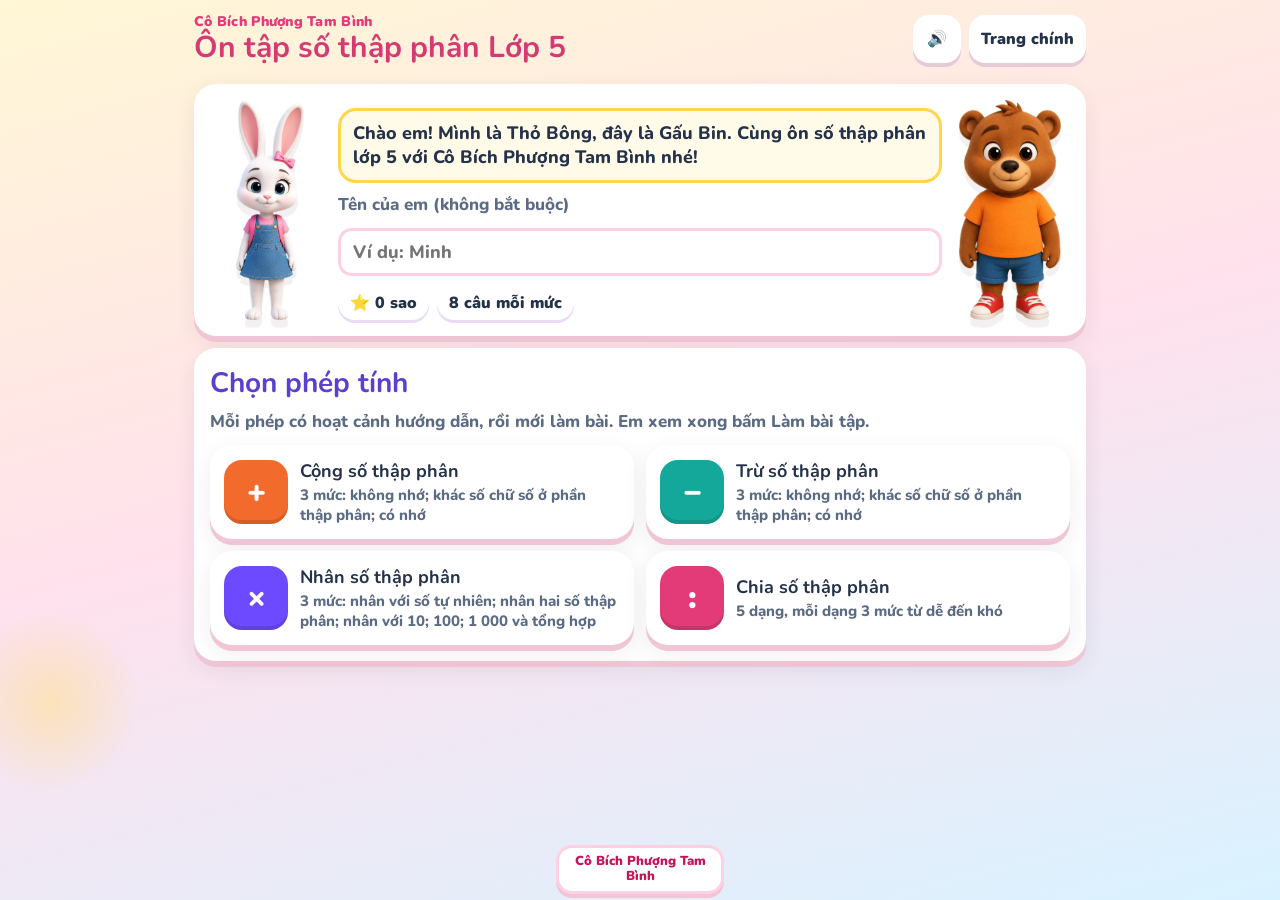
<file: co-phuong-lop5/index.html>
<!DOCTYPE html>
<html lang="vi">
<head>
<meta charset="utf-8">
<meta name="viewport" content="width=device-width, initial-scale=1">
<meta name="description" content="Ôn cộng, trừ, nhân, chia số thập phân lớp 5 cùng Thỏ Bông, Gấu Bin và Cô Bích Phượng Tam Bình.">
<title>Ôn tập số thập phân Lớp 5 – Cô Bích Phượng Tam Bình</title>
<link rel="icon" href="data:,">
<link rel="preconnect" href="https://fonts.googleapis.com">
<link rel="preconnect" href="https://fonts.gstatic.com" crossorigin>
<link href="https://fonts.googleapis.com/css2?family=Nunito:wght@600;700;800;900&display=swap" rel="stylesheet">
<link rel="stylesheet" href="style.css?v=20261111-sua">
</head>
<body>
<header class="top">
  <div>
    <p class="kicker">Cô Bích Phượng Tam Bình</p>
    <h1>Ôn tập số thập phân Lớp 5</h1>
  </div>
  <div class="head-actions">
    <button type="button" class="icon-btn" id="snd" aria-label="Bật hoặc tắt âm thanh">🔊</button>
    <button type="button" class="icon-btn" id="homeBtn" aria-label="Về trang chính">Trang chính</button>
  </div>
</header>
<main class="wrap">
  <section id="screen-home">
    <div class="card">
      <div class="hero">
        <img class="hero-mascot" src="assets/tho-bong.png" alt="Thỏ Bông">
        <div>
          <div class="bubble" id="hello">Chào em! Mình là Thỏ Bông, đây là Gấu Bin. Cùng ôn số thập phân lớp 5 với Cô Bích Phượng Tam Bình nhé!</div>
          <label class="lead" for="name">Tên của em (không bắt buộc)</label>
          <div class="name-row">
            <input class="name" id="name" maxlength="24" placeholder="Ví dụ: Minh" aria-label="Tên của em, không bắt buộc" autocomplete="nickname">
          </div>
          <div class="pills">
            <span class="pill">⭐ <span id="homeStars">0</span> sao</span>
            <span class="pill">8 câu mỗi mức</span>
          </div>
        </div>
        <img class="hero-mascot bear" src="assets/gau-bin.png" alt="Gấu Bin">
      </div>
    </div>
    <div class="card">
      <h2>Chọn phép tính</h2>
      <p class="lead">Mỗi phép có hoạt cảnh hướng dẫn, rồi mới làm bài. Em xem xong bấm Làm bài tập.</p>
      <div class="gates" style="margin-top:12px">
        <button type="button" class="gate" data-op="add">
          <span class="gate-ico ico-add" aria-hidden="true">+</span>
          <span><b>Cộng số thập phân</b><span>3 mức: không nhớ; khác số chữ số ở phần thập phân; có nhớ</span></span>
        </button>
        <button type="button" class="gate" data-op="sub">
          <span class="gate-ico ico-sub" aria-hidden="true">−</span>
          <span><b>Trừ số thập phân</b><span>3 mức: không nhớ; khác số chữ số ở phần thập phân; có nhớ</span></span>
        </button>
        <button type="button" class="gate" data-op="mul">
          <span class="gate-ico ico-mul" aria-hidden="true">×</span>
          <span><b>Nhân số thập phân</b><span>3 mức: nhân với số tự nhiên; nhân hai số thập phân; nhân với 10; 100; 1 000 và tổng hợp</span></span>
        </button>
        <button type="button" class="gate" data-op="div">
          <span class="gate-ico ico-div" aria-hidden="true">:</span>
          <span><b>Chia số thập phân</b><span>5 dạng, mỗi dạng 3 mức từ dễ đến khó</span></span>
        </button>
      </div>
    </div>
  </section>

  <section id="screen-kinds" hidden>
    <div class="card">
      <h2>Chia số thập phân</h2>
      <p class="lead">Chọn đúng dạng bài. Em sẽ xem hoạt cảnh của dạng đó trước khi luyện.</p>
      <div class="kinds" id="kindList" style="margin-top:12px"></div>
      <div class="row" style="margin-top:12px">
        <button type="button" class="btn gray" id="kindsHome">Về trang chính</button>
      </div>
    </div>
  </section>

  <section id="screen-clip" hidden>
    <div class="card">
      <h2 id="clipHeading">Hoạt cảnh</h2>
      <div id="clipMount"></div>
    </div>
  </section>

  <section id="screen-levels" hidden>
    <div class="card">
      <h2 id="levelHeading">Chọn mức</h2>
      <p class="lead" id="levelLead">Mỗi mức có 8 câu, lấy ngẫu nhiên nên mỗi lần vào sẽ khác nhau.</p>
      <div class="levels" id="levelList" style="margin-top:12px"></div>
      <div class="row" style="margin-top:12px">
        <button type="button" class="btn purple" id="rewatch">Xem lại hoạt cảnh</button>
        <button type="button" class="btn gray" id="levelHome">Về trang chính</button>
      </div>
    </div>
  </section>

  <section id="screen-quiz" hidden>
    <div class="card" id="qcard">
      <div class="quiz-top">
        <span id="qCount">Câu 1/8</span>
        <span>Đúng <span id="qScore">0</span>/8</span>
      </div>
      <div class="bar" style="margin:8px 0 4px"><div id="qBar"></div></div>
      <p class="prompt" id="prompt"></p>
      <p class="prompt-sub" id="promptSub"></p>
      <form id="answerForm" autocomplete="off">
        <div id="workspace" class="workspace"></div>
        <div class="row center" style="margin-top:8px">
          <button class="btn green big" type="submit" id="checkBtn">Kiểm tra</button>
        </div>
        <p class="backup"><label for="ans">Hoặc gõ cả đáp án</label>
          <input id="ans" inputmode="decimal" aria-label="Gõ đáp án nếu chưa điền ô" placeholder="Nhập đáp án" maxlength="14" enterkeyhint="done">
        </p>
      </form>
      <p class="hint">Điền từng chữ số, chạm ô nét đứt để đặt dấu phẩy. Không cần viết số 0 ở đầu, không cần điền hết các ô. Hoặc gõ cả đáp án vào ô phía trên (dùng dấu phẩy, ví dụ 3,5). 3,50 vẫn tính đúng như 3,5.</p>
      <div class="fb" id="fb" aria-live="polite"></div>
      <div class="solution" id="solution" hidden></div>
      <div class="row center" style="margin-top:12px">
        <button type="button" class="btn blue big" id="nextBtn" hidden>Câu tiếp theo</button>
        <button type="button" class="btn gray" id="retryBtn">Làm lại</button>
        <button type="button" class="btn gray" id="quizHome">Về trang chính</button>
      </div>
    </div>
  </section>

  <section id="screen-result" hidden>
    <div class="card center">
      <div class="hero">
        <img class="hero-mascot" src="assets/tho-bong.png" alt="Thỏ Bông">
        <div>
          <p class="big-stars" id="rStars" aria-label="Số sao"></p>
          <h2 id="rTitle"></h2>
          <p id="rScore" class="lead"></p>
        </div>
        <img class="hero-mascot bear" src="assets/gau-bin.png" alt="Gấu Bin">
      </div>
      <div id="rMiss"></div>
      <div class="row center" style="margin-top:12px">
        <button type="button" class="btn green" id="againBtn">Làm lại</button>
        <button type="button" class="btn purple" id="otherLevel">Chọn mức khác</button>
        <button type="button" class="btn blue" id="resultHome">Về trang chính</button>
      </div>
    </div>
  </section>
</main>
<aside class="brand-badge" aria-label="Cô Bích Phượng Tam Bình">
  <strong>Cô Bích Phượng Tam Bình</strong>
</aside>
<div id="fx" aria-hidden="true"></div>
<script src="problems.js?v=20261111-sua"></script>
<script src="clips.js?v=20261111-sua"></script>
<script src="app.js?v=20261111-sua"></script>
</body>
</html>
</file>
<file: co-phuong-lop5/style.css>
:root {
  --ink: #24324a;
  --muted: #5c6b84;
  --pink: #e23b78;
  --pink-d: #b4235c;
  --orange: #f26b2c;
  --orange-d: #c24e16;
  --green: #1fa866;
  --green-d: #147a48;
  --blue: #3d6ef5;
  --blue-d: #274db8;
  --purple: #6d4aff;
  --purple-d: #4c2fc4;
  --sun: #ffbf1f;
  --card: #ffffff;
  --line: #f0c6d6;
  --shadow: 0 8px 24px rgba(70, 40, 80, 0.08);
  --radius: 22px;
}

* { box-sizing: border-box; }
html { scroll-behavior: smooth; }
body {
  margin: 0;
  height: 100vh;
  height: 100dvh;
  display: flex;
  flex-direction: column;
  overflow: hidden;
  font-family: "Nunito", "Segoe UI", sans-serif;
  color: var(--ink);
  background: linear-gradient(165deg, #fff7d6 0%, #ffe1ec 48%, #d9f2ff 100%);
}
body::before {
  content: "";
  position: fixed;
  inset: auto auto 12% -40px;
  width: 180px;
  height: 180px;
  background: radial-gradient(circle, #ffe08a88, transparent 70%);
  pointer-events: none;
  z-index: 0;
}
img { max-width: 100%; }
button, input { font-family: inherit; }
button { touch-action: manipulation; }

.wrap {
  width: min(920px, 100%);
  margin: 0 auto;
  padding: 0 14px 18px;
  position: relative;
  z-index: 1;
  flex: 1 1 auto;
  min-height: 0;
  overflow: auto;
}

header.top {
  width: min(920px, 100%);
  margin: 0 auto;
  padding: 12px 14px 6px;
  display: flex;
  align-items: center;
  justify-content: space-between;
  gap: 10px;
  position: relative;
  z-index: 2;
  flex: none;
}
.kicker {
  margin: 0;
  font-weight: 900;
  color: var(--pink);
  letter-spacing: 0.02em;
  font-size: 14px;
}
header.top h1 {
  margin: 0;
  font-size: clamp(20px, 4.6vw, 30px);
  line-height: 1.15;
  color: #d63a72;
}
.head-actions { display: flex; gap: 8px; flex: none; }

.icon-btn, .btn, .gate, .level, .kind {
  position: relative;
  z-index: 2;
}
.icon-btn {
  min-width: 48px;
  min-height: 48px;
  border: 0;
  border-radius: 16px;
  background: #fff;
  box-shadow: 0 4px 0 #e8c9d6;
  font-weight: 900;
  font-size: 16px;
  color: var(--ink);
  cursor: pointer;
  padding: 0 12px;
}
.icon-btn:active, .btn:active, .gate:active, .level:active, .kind:active {
  transform: translateY(3px);
}

.card {
  background: var(--card);
  border-radius: var(--radius);
  padding: 16px;
  box-shadow: 0 6px 0 var(--line), var(--shadow);
  margin: 12px 0;
}
h2 {
  margin: 0 0 8px;
  font-size: clamp(22px, 4vw, 28px);
  color: #5b3fd1;
}
.lead { margin: 0; font-weight: 800; color: var(--muted); font-size: 17px; }

.hero {
  display: grid;
  grid-template-columns: 86px 1fr 86px;
  gap: 8px;
  align-items: end;
}
.hero-mascot {
  width: 86px;
  height: 168px;
  object-fit: contain;
  object-position: bottom center;
  filter: drop-shadow(0 8px 0 rgba(120, 70, 90, 0.08));
  animation: bob 2.6s ease-in-out infinite;
}
.hero-mascot.bear { animation-delay: 0.4s; }
.bubble {
  background: #fffbe8;
  border: 3px solid #ffd54a;
  border-radius: 18px;
  padding: 10px 12px;
  font-weight: 800;
  font-size: 16px;
  line-height: 1.35;
  margin-bottom: 10px;
}
.name-row { margin-top: 12px; display: flex; flex-wrap: wrap; gap: 8px; align-items: center; }
input.name {
  flex: 1 1 220px;
  min-height: 48px;
  border-radius: 14px;
  border: 3px solid #ffd0e0;
  padding: 8px 12px;
  font-weight: 800;
  font-size: 18px;
  color: var(--ink);
  background: #fff;
}
input.name:focus, .ans-input:focus { outline: 4px solid #ffd54a; }
.pills { display: flex; flex-wrap: wrap; gap: 8px; margin-top: 10px; }
.pill {
  background: #fff;
  border-radius: 999px;
  padding: 6px 12px;
  font-weight: 900;
  box-shadow: 0 3px 0 #eadcf5;
}

.gates, .kinds, .levels { display: grid; gap: 12px; }
.gate, .kind, .level {
  width: 100%;
  text-align: left;
  border: 0;
  border-radius: 22px;
  background: #fff;
  box-shadow: 0 6px 0 var(--line), var(--shadow);
  padding: 14px;
  cursor: pointer;
  display: flex;
  gap: 12px;
  align-items: center;
  min-height: 84px;
  color: var(--ink);
}
.gate-ico, .kind-no {
  width: 64px;
  height: 64px;
  border-radius: 18px;
  display: grid;
  place-items: center;
  color: #fff;
  font-size: 32px;
  font-weight: 900;
  flex: none;
  box-shadow: inset 0 -4px 0 rgba(0, 0, 0, 0.12);
}
.ico-add { background: var(--orange); }
.ico-sub { background: #14a89a; }
.ico-mul { background: var(--purple); }
.ico-div { background: var(--pink); }
.gate b, .kind b, .level b { display: block; font-size: 18px; color: var(--ink); }
.gate > span:last-child span,
.kind > span:last-child span,
.level > span:last-child span {
  display: block;
  font-weight: 800;
  color: var(--muted);
  font-size: 15px;
  margin-top: 2px;
}
.level > .lv { display: grid; color: #fff; font-size: 22px; }
.level { min-height: 76px; }
.level.de { box-shadow: 0 6px 0 #b7ebc9, var(--shadow); }
.level.vua { box-shadow: 0 6px 0 #c9d6ff, var(--shadow); }
.level.kho { box-shadow: 0 6px 0 #ddccff, var(--shadow); }
.lv {
  width: 64px;
  height: 64px;
  border-radius: 18px;
  display: grid;
  place-items: center;
  font-weight: 900;
  color: #fff;
  flex: none;
}
.lv.de { background: var(--green); }
.lv.vua { background: var(--blue); }
.lv.kho { background: var(--purple); }
.stars-mini { color: #e0a100; font-weight: 900; }

.btn {
  min-height: 48px;
  border: 0;
  border-radius: 16px;
  padding: 10px 16px;
  font-weight: 900;
  font-size: 18px;
  color: #fff;
  cursor: pointer;
  background: var(--orange);
  box-shadow: 0 4px 0 var(--orange-d);
}
.btn.green { background: var(--green); box-shadow: 0 4px 0 var(--green-d); }
.btn.blue { background: var(--blue); box-shadow: 0 4px 0 var(--blue-d); }
.btn.purple { background: var(--purple); box-shadow: 0 4px 0 var(--purple-d); }
.btn.pink { background: var(--pink); box-shadow: 0 4px 0 var(--pink-d); }
.btn.gray { background: #8b95a8; box-shadow: 0 4px 0 #687286; }
.btn.big { min-height: 56px; font-size: 20px; padding-inline: 22px; }
.row { display: flex; flex-wrap: wrap; gap: 8px; align-items: center; }
.row.center { justify-content: center; }

.cast {
  display: grid;
  grid-template-columns: 78px 1fr 78px;
  gap: 6px;
  align-items: end;
  margin-bottom: 8px;
}
.who {
  width: 78px;
  height: 176px;
  object-fit: contain;
  object-position: bottom center;
  justify-self: center;
}
.who.quiet { filter: saturate(0.85) brightness(0.98); }
.who.talk { animation: bob 1.1s ease-in-out infinite; }
.speech {
  background: #fff;
  border: 3px solid #ffd54a;
  border-radius: 18px;
  padding: 10px 12px;
  font-weight: 800;
  font-size: 16px;
  line-height: 1.35;
  min-height: 76px;
  margin-bottom: 8px;
  position: relative;
}
.speech.from-rabbit { border-color: #ff9ec4; }
.speech.from-bear { border-color: #ffbf7a; }

.board {
  position: relative;
  background-color: #fffdf6;
  background-image: repeating-linear-gradient(to bottom, transparent 0 21px, #d7e6ff 22px);
  border: 3px solid #31406b;
  border-radius: 16px;
  min-height: 0;
  padding: 8px 8px 8px 18px;
  box-shadow: 0 5px 0 #243256, inset 8px 0 0 #ffd0dc;
}
.board-body { position: relative; z-index: 1; min-height: 0; display: flex; flex-direction: column; align-items: center; justify-content: center; gap: 4px; }
.expr {
  margin: 0;
  text-align: center;
  font-size: clamp(28px, 7vw, 46px);
  font-weight: 900;
  color: #2b3a67;
  line-height: 1.2;
}
.expr .mark, .hot { color: #e23b6a; }
.added { color: #2f6dff; }
.caption { margin: 0; font-weight: 800; text-align: center; color: #3e4d73; }

.stack { position: relative; margin: 4px auto; }
.srow { display: flex; justify-content: flex-end; align-items: center; gap: 3px; }
.sop { width: 28px; text-align: center; font-weight: 900; font-size: 26px; color: #6d4aff; }
.sc {
  width: 42px;
  height: 48px;
  display: inline-flex;
  align-items: center;
  justify-content: center;
  font-weight: 900;
  font-size: 34px;
  position: relative;
  z-index: 1;
  border-radius: 10px;
}
.sc.comma { width: 16px; color: #e23b6a; }
.sc.ghost { color: #2f6dff; }
.sc.hi { background: #fff3bf; box-shadow: 0 0 0 3px #ffcc33; }
.srow.carry .sc { height: 26px; font-size: 18px; color: #e23b6a; }
.srow.ans .sc { color: #137a3f; }
.sline { height: 4px; background: #24324a; border-radius: 3px; margin: 2px 0 2px 28px; }
.sc.comma.align::before {
  content: "";
  position: absolute;
  left: 50%;
  top: 50%;
  width: 8px;
  height: 220px;
  transform: translate(-50%, -50%);
  background: linear-gradient(180deg, transparent, #ffe56a 18%, #ffb703 50%, #ffe56a 82%, transparent);
  box-shadow: 0 0 16px #ffcc33;
  z-index: -1;
  animation: pulse 1.15s ease-in-out infinite;
}

.mover { position: relative; display: inline-block; padding: 6px 18px 4px; min-width: 180px; }
.mover-row { display: flex; font-size: 54px; font-weight: 900; color: #2b3a67; }
.md { width: 0.78em; text-align: center; }
.md.zero { color: #2f6dff; }
.mc {
  position: absolute;
  top: 0;
  left: calc(18px + var(--from) * 0.78em);
  font-size: 54px;
  font-weight: 900;
  color: #e23b6a;
  animation: mc 1.4s cubic-bezier(.2, .8, .2, 1) forwards;
}
.arrow-slide {
  display: block;
  text-align: center;
  font-weight: 900;
  color: #f26b2c;
  font-size: 22px;
  animation: arrowL 1.2s ease both;
}
.longdiv {
  font-weight: 900;
  font-size: 22px;
  line-height: 1.35;
  background: rgba(255, 255, 255, 0.72);
  border-radius: 14px;
  padding: 8px 12px;
}
.longdiv .q { color: #137a3f; }
.chip {
  display: inline-block;
  background: #efe7ff;
  color: #5436c7;
  font-weight: 900;
  border-radius: 999px;
  padding: 4px 10px;
  margin: 2px;
}

.step-label { font-weight: 900; margin: 8px 0 4px; }
.clip-bar, .bar {
  height: 14px;
  background: #efe7f2;
  border-radius: 999px;
  overflow: hidden;
  box-shadow: inset 0 2px 0 rgba(0, 0, 0, 0.04);
}
.clip-bar > div, .bar > div {
  height: 100%;
  width: 0;
  background: linear-gradient(90deg, #ffb347, #ff5f8f);
  border-radius: inherit;
}
.clip-controls { margin-top: 10px; }

.quiz-top { display: flex; justify-content: space-between; gap: 8px; flex-wrap: wrap; font-weight: 900; }
.prompt {
  font-size: clamp(22px, 4.5vw, 30px);
  font-weight: 900;
  text-align: center;
  color: #2b3a67;
  line-height: 1.25;
  margin: 8px 0 12px;
  word-break: break-word;
}
.answer-form { display: flex; gap: 10px; justify-content: center; flex-wrap: wrap; align-items: center; }
.ans-input {
  font-weight: 900;
  font-size: 40px;
  width: min(240px, 100%);
  text-align: center;
  border-radius: 18px;
  border: 4px solid #8fb0ff;
  min-height: 76px;
  color: var(--ink);
  background: #fff;
}
.hint { text-align: center; font-weight: 800; color: var(--muted); margin: 8px 0 0; }
.fb {
  min-height: 52px;
  margin-top: 12px;
  border-radius: 16px;
  padding: 10px;
  text-align: center;
  font-size: 22px;
  font-weight: 900;
}
.fb.ok { background: #e3f9ea; color: #137a3f; }
.fb.no { background: #ffe7e7; color: #b3261e; }
.fb.warn { background: #fff6d8; color: #8a5a00; }
.solution {
  text-align: left;
  background: #fffdf4;
  border: 3px solid #ffe08a;
  border-radius: 18px;
  padding: 12px;
  margin-top: 10px;
}
.solution h3 { margin: 12px 0 4px; font-size: 18px; color: #8a5a00; }
.solution p { margin: 0 0 6px; font-weight: 800; white-space: pre-wrap; font-size: 17px; }
.work {
  display: inline-block;
  background: #fff;
  border-radius: 16px;
  padding: 8px 12px 10px;
  border: 3px dashed #ffd48a;
  margin: 6px 0;
}
.work-row { display: flex; justify-content: flex-end; align-items: center; gap: 0; font-weight: 900; font-size: 26px; }
.work-op { width: 26px; text-align: center; color: #6d4aff; flex: none; }
.work-cell { width: 26px; min-width: 26px; text-align: center; flex: none; }
.work-cell.comma { width: 12px; min-width: 12px; color: #e23b6a; }
.work-cell.ghost { color: #2f6dff; }
.work-row.carry { color: #e23b6a; font-size: 15px; min-height: 20px; }
.work-row.carry .work-cell { width: 26px; min-width: 26px; }
.work-row.carry .work-cell.comma { width: 12px; min-width: 12px; }
.work-row.result { color: #137a3f; }
.work-line { height: 3px; background: #24324a; margin: 3px 0 3px 22px; border-radius: 2px; }

.big-stars { font-size: 56px; text-align: center; margin: 0; letter-spacing: 4px; }
.center { text-align: center; }
.miss { font-weight: 800; background: #f6f8ff; border-radius: 12px; padding: 8px 10px; margin: 6px 0; }

footer.site {
  flex: none;
  width: 100%;
  margin: 0;
  min-height: 64px;
  padding: 8px 180px 8px 12px;
  display: flex;
  align-items: center;
  justify-content: center;
  text-align: center;
  font-weight: 900;
  color: #a0446b;
  background: rgba(255, 255, 255, 0.72);
  border-top: 3px solid #ffd0e2;
  position: relative;
  z-index: 4;
}

.brand-badge {
  /* Không còn nổi đè lên nút: nằm thành một dòng riêng ở cuối màn hình. */
  position: relative;
  flex: none;
  margin: 4px auto 6px;
  z-index: 5;
  background: #fff;
  border: 3px solid #ffd0e2;
  border-radius: 16px;
  box-shadow: 0 4px 0 #f0c6d6;
  padding: 6px 10px;
  text-align: center;
  line-height: 1.2;
  max-width: 168px;
}
.brand-badge strong { display: block; color: #c2185b; font-size: 13px; font-weight: 900; }

/* Pháo giấy nằm SAU thẻ nội dung và tiêu đề: không bao giờ che chữ hay nút Kiểm tra. */
#fx { position: fixed; inset: 0; pointer-events: none; overflow: hidden; z-index: 0; }
.cf { position: absolute; top: -24px; font-size: 22px; opacity: 0.9; animation: fall 1.5s linear forwards; }

.fly-in { animation: flyX 0.7s cubic-bezier(.2, .8, .2, 1) both; }
.pop { animation: pop 0.55s cubic-bezier(.2, 1.4, .4, 1) both; }
.shake { animation: shake 0.45s; }

@keyframes bob { 50% { transform: translateY(-7px); } }
@keyframes flyX { from { transform: translateX(-64px); opacity: 0; } to { transform: none; opacity: 1; } }
@keyframes pop { 0% { transform: scale(.2); opacity: 0; } 70% { transform: scale(1.16); } 100% { transform: scale(1); opacity: 1; } }
@keyframes pulse { 50% { opacity: 0.55; } }
@keyframes mc { to { left: calc(18px + var(--to) * 0.78em); } }
@keyframes arrowL { from { transform: translateX(18px); opacity: 0; } to { transform: translateX(0); opacity: 1; } }
@keyframes shake { 20%, 60% { transform: translateX(-8px); } 40%, 80% { transform: translateX(8px); } }
@keyframes fall { to { transform: translateY(105vh) rotate(520deg); opacity: 0.7; } }

@media (max-width: 640px) {
  footer.site { font-size: 13px; line-height: 1.3; padding-right: 152px; }
  .hero {
    grid-template-columns: 1fr 1fr;
    grid-template-areas: "rabbit bear" "copy copy";
  }
  .hero-mascot { grid-area: rabbit; height: 148px; width: 100%; }
  .hero-mascot.bear { grid-area: bear; }
  .hero > div { grid-area: copy; }
}
@media (min-width: 720px) {
  .hero { grid-template-columns: 120px 1fr 120px; }
  .hero-mascot { width: 120px; height: 220px; }
  .gates, .kinds { grid-template-columns: 1fr 1fr; }
  .cast { grid-template-columns: 100px 1fr 100px; }
  .who { width: 100px; height: 220px; }
  .bubble, .speech { font-size: 18px; }
  .board { min-height: 0; }
}
@media (max-width: 380px) {
  .sc { width: 34px; font-size: 28px; height: 42px; }
  .hero-mascot { height: 128px; }
  .cast { grid-template-columns: 64px 1fr 64px; }
  .who { width: 64px; height: 140px; }
}
.vsheet, .vsheet-wrap { max-width: 100%; overflow-x: auto; padding: 2px 0 4px; }
.vsheet-wrap, .vsheet, .vcell, .tcell, .vop, .tdiv, .tquot, .vbox, .comma-slot, .rewrite, .caption, .expr {
  font-family: Nunito, "Segoe UI", sans-serif;
  font-variant-numeric: tabular-nums lining-nums;
  text-decoration: none;
}
.vcol, .tableau { align-items: center; justify-items: center; width: max-content; margin: 0 auto; gap: 0; }
.vcell, .tcell {
  width: 100%;
  height: 22px;
  display: flex;
  align-items: center;
  justify-content: center;
  font-weight: 400;
  font-size: 20px;
  line-height: 1;
  border-radius: 0;
  position: relative;
  z-index: 1;
  padding: 0;
  letter-spacing: 0;
}
.vop, .tcell.quot { font-weight: 400; }
.vop { width: 100%; height: 22px; display: flex; align-items: center; justify-content: center; font-size: 18px; color: #6d4aff; padding: 0; }
.vcell.comma, .tcell.comma { color: #e23b6a; width: 100%; font-size: 20px; }
.tcell.substart::before {
  content: "−";
  position: absolute;
  right: 100%;
  top: 0;
  width: 10px;
  text-align: center;
  color: #e23b6a;
  font-size: 16px;
  line-height: 22px;
}
.vcell.glow, .tcell.glow { background: linear-gradient(#ffe56a, #ffe56a) center bottom / 100% 3px no-repeat; }
.vcell.ghost, .tcell.ghost { color: #2f6dff; }
.vcell.result, .tcell.quot { color: #137a3f; }
.vcell.carry, .vop.carry { color: #e23b6a; font-size: 16px; height: 18px; }
.vbox {
  width: 100%;
  height: 34px;
  min-width: 0;
  min-height: 34px;
  border: 2px solid #7ea2ff;
  border-radius: 6px;
  background: #fff;
  font: 400 22px/1 Nunito, "Segoe UI", sans-serif;
  text-align: center;
  color: #137a3f;
  padding: 0;
}
.vbox:focus { outline: 3px solid #ffd54a; }
.comma-slot {
  width: 8px;
  min-width: 8px;
  justify-self: center;
  align-self: center;
  height: 32px;
  min-height: 32px;
  border: none;
  border-radius: 0;
  background: transparent;
  color: #e23b6a;
  font: 400 18px/1 Nunito, "Segoe UI", sans-serif;
  padding: 0;
  cursor: pointer;
  position: relative;
}
.comma-slot::before {
  content: "";
  position: absolute;
  left: 50%;
  top: 6px;
  bottom: 6px;
  border-left: 1px dashed #e7a0b4;
}
.comma-slot.on { background: transparent; }
.comma-slot.on::before { display: none; }
.answer-digits { display: flex; justify-content: center; align-items: center; gap: 1px; flex-wrap: nowrap; margin: 2px 0; }
.answer-digits.free .vbox { width: 30px; min-width: 30px; flex: none; }
.answer-digits.free .comma-slot { width: 10px; min-width: 10px; flex: none; }
.tcell.pending, .vcell.pending { visibility: hidden; }
.vhr { width: 100%; justify-self: stretch; height: 2px; min-height: 2px; background: #24324a; border-radius: 1px; align-self: center; }
.pchia { display: flex; align-items: stretch; justify-content: center; width: max-content; margin: 0 auto; }
.pchia-work { flex: none; }
.pchia-work .vcol { padding-left: 11px; }
.live-rows { display: contents; }
.pchia-rule { width: 1.5px; background: #1d2b4a; flex: none; margin: 0 3px; border-radius: 1px; }
.pchia-side { display: flex; flex-direction: column; align-items: center; justify-content: flex-start; min-width: 0; flex: none; padding: 0 1px; }
.pchia-side .tdiv { font-weight: 400; font-size: 20px; min-height: 22px; height: 22px; display: flex; align-items: center; justify-content: center; color: #24324a; padding: 0 1px; line-height: 1; }
.pchia-side .tline { width: 100%; min-width: 28px; height: 1.5px; background: #1d2b4a; margin: 0; border-radius: 1px; }
.pchia-side .tquot { display: flex; flex-direction: row; align-items: center; justify-content: center; gap: 0; flex-wrap: nowrap; min-height: 22px; }
.pchia-side .tquot .vcell { width: 13px; height: 22px; font-size: 20px; }
.pchia-side .tquot .vcell.comma { width: 6px; }
.pchia-side .answer-digits { justify-content: center; flex-wrap: nowrap; gap: 1px; }
.pchia-side .answer-digits .vbox { width: 26px; min-width: 26px; height: 32px; min-height: 32px; }
.pchia-side .answer-digits .comma-slot { width: 8px; min-width: 8px; height: 32px; min-height: 32px; border: none; background: transparent; }
.mul-echo {
  min-height: 22px;
  text-align: right;
  font-size: 20px;
  color: #137a3f;
  line-height: 22px;
  padding-right: 2px;
}
.trule { width: 100%; justify-self: stretch; height: 2px; background: #1d2b4a; align-self: end; border-radius: 1px; z-index: 0; }
.vop.minus { color: #e23b6a; font-size: 22px; }
.shift-col { display: flex; flex-direction: column; align-items: center; gap: 0; }
.shift-row { display: flex; justify-content: center; gap: 0; }
.shift-row .vcell { width: 18px; }
.shift-row .vcell.comma { width: 8px; }
.shift-arrow { font-weight: 400; color: #f26b2c; font-size: 16px; text-align: center; line-height: 1.1; }
.rewrite { margin-bottom: 4px; }
.rewrite-line { display: flex; justify-content: center; align-items: center; gap: 6px; font-weight: 400; font-size: 22px; margin: 1px 0; flex-wrap: nowrap; }
.vcell-line { font-size: 24px; }
.ink { animation: penWrite 0.7s linear both; animation-delay: calc(var(--i) * var(--pace, 0.95s)); }
.vhr.ink, .tline.ink, .trule.ink { animation-name: drawRule; clip-path: none; transform-origin: left center; }
.pchia-rule.ink { animation-name: drawDown; clip-path: none; transform-origin: top center; }
.fresh { box-shadow: inset 0 -3px 0 #ffe56a; }
.vhr.fresh, .trule.fresh, .tline.fresh { box-shadow: none; }
@keyframes penWrite { from { clip-path: inset(0 100% 0 0); } to { clip-path: inset(0 0 0 0); } }
@keyframes drawRule { from { transform: scaleX(0); } to { transform: scaleX(1); } }
@keyframes drawDown { from { transform: scaleY(0); } to { transform: scaleY(1); } }
.rew-x, .rew-arrow { color: #f26b2c; }
.rewrite-line .strong { color: #5b3fd1; }
.backup {
  display: flex;
  justify-content: center;
  align-items: center;
  gap: 8px;
  margin: 8px 0 0;
  font-weight: 800;
  color: #5c6b84;
  font-size: 15px;
}
.backup input {
  width: 140px;
  min-height: 48px;
  border-radius: 12px;
  border: 3px solid #ffd0e0;
  font: 800 20px/1 Nunito, sans-serif;
  text-align: center;
  color: var(--ink);
}
.workspace { margin: 4px 0 8px; }

@media (prefers-reduced-motion: reduce) {
  *, *::before, *::after {
    animation: none !important;
    transition: none !important;
  }
}

/* Trừ có nhớ kiểu SGK: số 1 nhỏ cạnh chữ số được thêm 10, +1 nhỏ cạnh số trừ hàng liền trước. */
.vcell .mark-ten, .vcell .mark-nho { color: #e23b6a; font-size: 11px; font-weight: 800; line-height: 1; position: relative; top: -7px; }
.vcell .mark-ten { margin-right: 1px; }
.vcell .mark-nho { position: absolute; left: 72%; top: -4px; }
footer.site { display: none; }

/* Bản sửa 11/11/2026 */
.prompt-sub { text-align: center; margin: -6px 0 6px; font-weight: 800; color: var(--muted); font-size: 15px; }
.shift-label { font-size: 22px; margin: 0 0 4px; }
</file>
